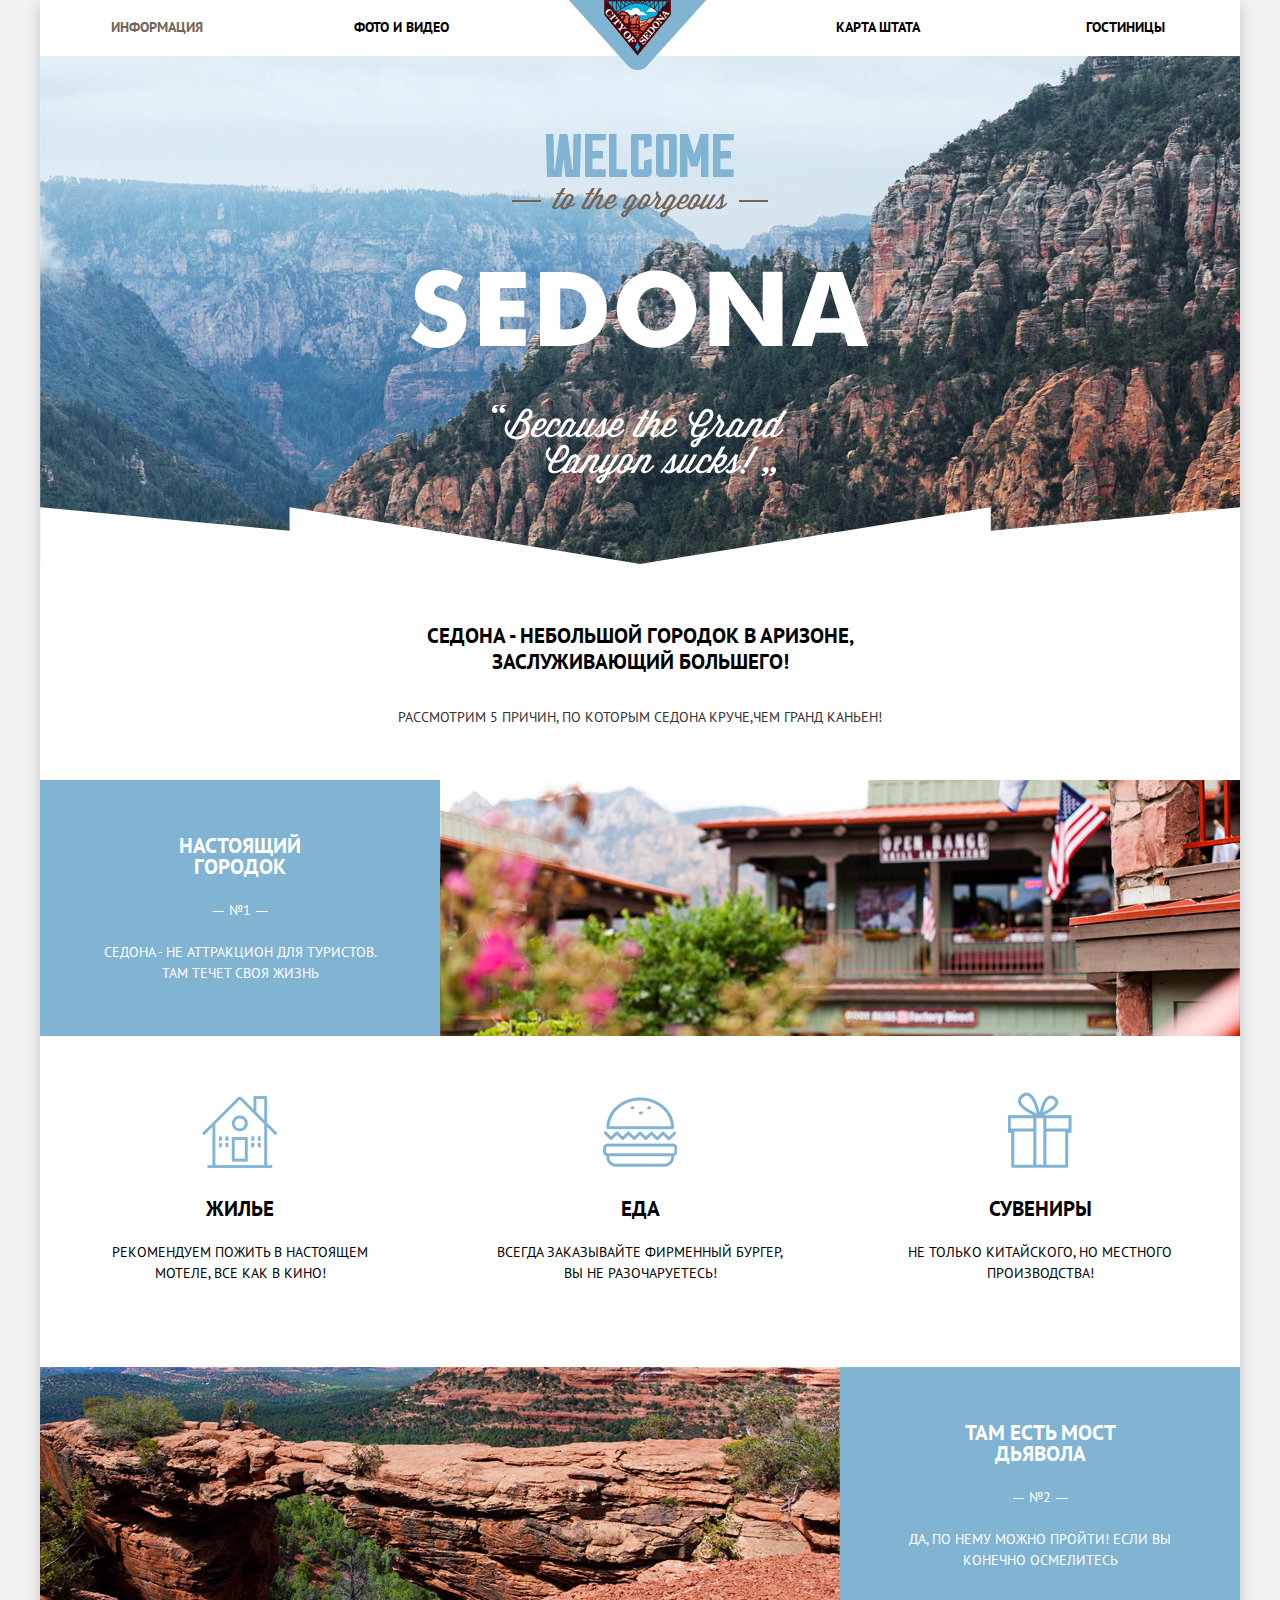
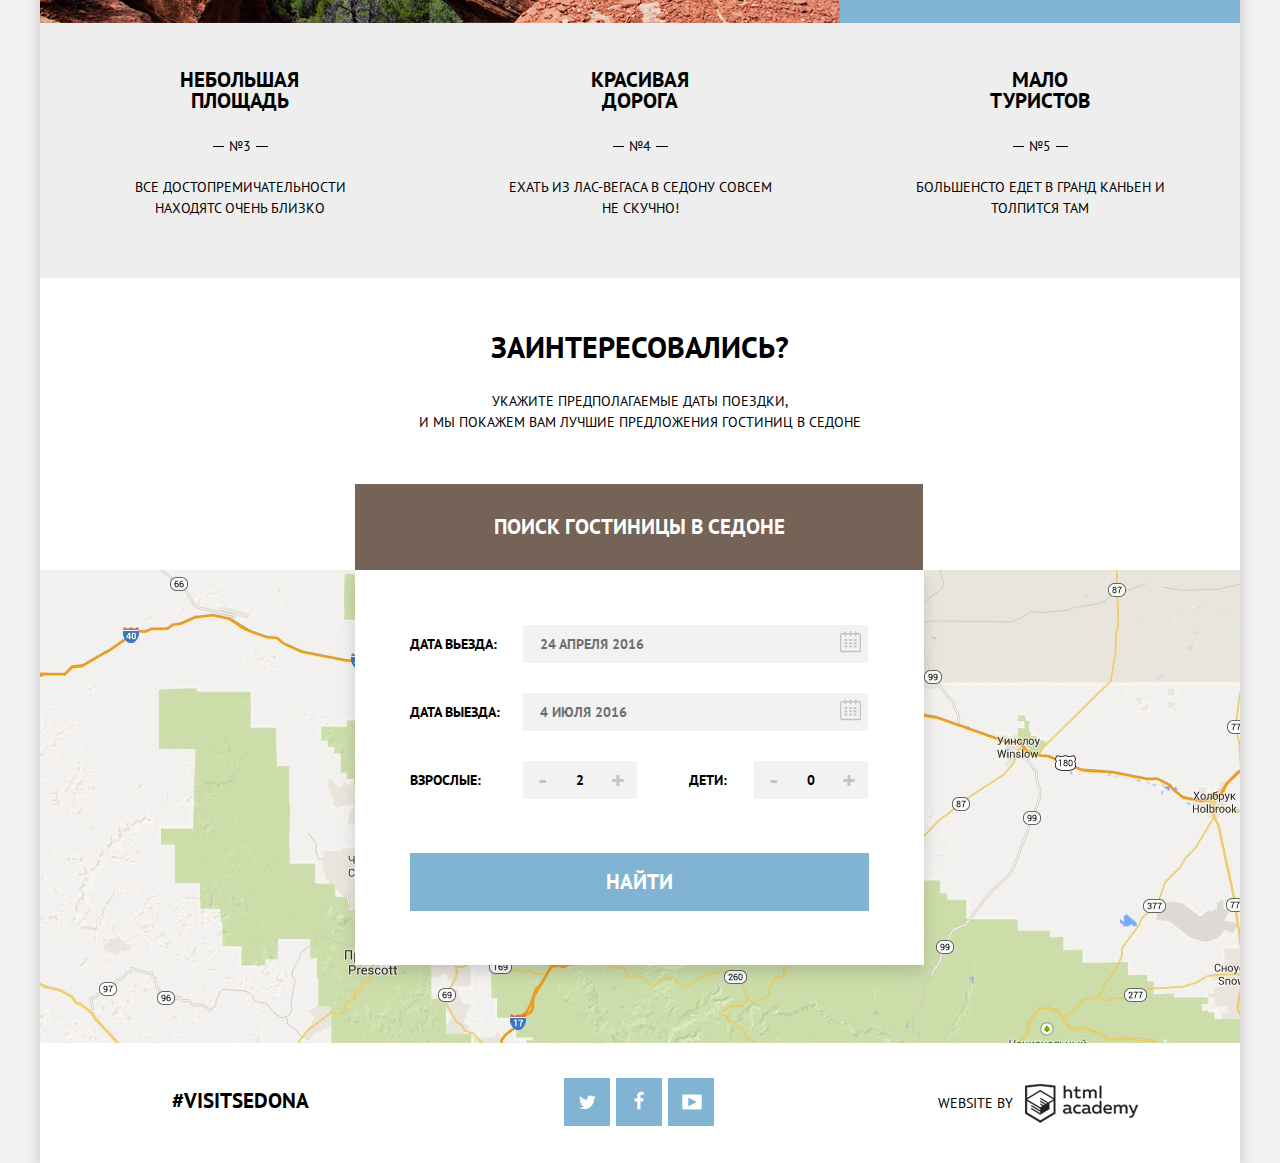
<file: index.html>
<!DOCTYPE html>
<html lang="ru">
    <head>
        <meta charset="utf-8">
        <link href='https://fonts.googleapis.com/css?family=PT+Sans:400,700&subset=latin,cyrillic' rel='stylesheet' type='text/css'>
        <link href="css/normalize.css" rel="stylesheet">
        <link href="css/style.min.css" rel="stylesheet">
        <title>Sedona</title>
    </head>
    <body>
        <div class="container">
            <header class="main-header">
                <nav class="main-navigation">
                    <ul class="top-menu">
                        <li><span class="active-menu">Информация</span></li>
                        <li><a href="#">Фото и Видео</a></li>
                        <li><a href="index.html" class="top-logo"><img  src="img/top-logo.png" width="138" height="70" alt="City of Sedona"></a></li>
                        <li><a href="#">Карта штата</a></li>
                        <li><a href="catalog.html">Гостиницы</a></li>
                    </ul>
                </nav>
            </header>
            <main>
                <div class="index-bg clearfix">
                    <div class="index-logo ">
                        <div class="logo-title">Welcome -- to the gorgeous --</div>
                        <h1 class="logo-name">Sedona</h1>
                        <div class="logo-description">"Because the Grand Canyon sucks!"</div>
                    </div>
                </div>
                <section class="features">
                    <div class="features-discription">
                        <h2>Седона - небольшой городок в Аризоне, заслуживающий большего!</h2>
                        <p>Рассмотрим 5 причин, по которым Седона круче,чем Гранд Каньен!</p>
                    </div>
                    <div class="clearfix">
                        <div class="reason-top">
                            <b class="reason-name">Настоящий городок</b>
                            <div class="reason-number">
                                <span>№1</span> 
                            </div>
                            <p>Седона - не аттракцион для туристов. Там течет своя жизнь</p>
                        </div> 
                        <div class="rlogo-top">
                            <img src="img/reason-one.jpg" width="800" height="256" alt="Седона - не аттракцион для туристов">
                        </div>
                    </div>
                    <div class="clearfix">
                        <div class="some-reason">
                            <h2 class="some-name">Жилье</h2>
                            <p>Рекомендуем пожить в настоящем мотеле, все как в кино!</p>
                        </div>
                        <div class="some-reason">
                            <h2 class="some-name">Еда</h2>
                            <p>Всегда заказывайте фирменный бургер, вы не разочаруетесь!</p>
                        </div>
                        <div class="some-reason">
                            <h2 class="some-name">Сувениры</h2>
                            <p>Не только Китайского, но местного производства!</p>
                        </div>
                    </div>
                    <div class="clearfix reason-bg">
                        <div class="reason-botom">
                            <b class="reason-name">Там есть мост дьявола</b>
                            <div class="reason-number">
                                <span>№2</span>
                            </div>
                            <p>Да, по нему можно пройти! Если вы конечно осмелитесь</p>
                        </div>
                        <div class="rlogo-botom">
                            <img src="img/reason-two.jpg" width="800" height="256" alt="Там есть мост дьявола">
                        </div>
                    </div>
                    <div class="clearfix">
                        <div class="last-reason">
                            <h2 class="last-name">Небольшая площадь</h2>
                            <div class="last-num">
                                <span>№3</span> 
                            </div> 
                            <p>Все достопремичательности находятс очень близко</p>
                        </div>
                        <div class="last-reason">
                            <h2 class="last-name">Красивая дорога</h2>
                            <div class="last-num">
                                <span>№4</span>  
                            </div> 
                            <p>Ехать из Лас-Вегаса в Седону совсем не скучно!</p>
                        </div>
                        <div class="last-reason">
                            <h2 class="last-name">Мало туристов</h2>
                            <div class="last-num">
                                <span>№5</span>   
                            </div>     
                            <p>Большенсто едет в Гранд Каньен и толпится там</p>
                        </div>
                    </div>
                </section>
                <div  class="search-title">
                    <h2>Заинтересовались?</h2>
                    <p>Укажите предполагаемые даты поездки,<br/> и мы покажем вам лучшие предложения гостиниц в Седоне</p>
                </div>  
                <div class="search-content">
                    <div class="search-box">                           
                    <div class="form-title toggle-button clearfix">
                        <h2>Поиск гостиницы в Седоне</h2>
                        </div>
                        <form class="appointment-form show-content" action="https://echo.htmlacademy.ru" method="get">
                            <fieldset title="Укажите дату вьезда" class="clearfix chose-date">
                                <label>Дата вьезда:</label>
                                <input type="text" name="date-in" placeholder="24 апреля 2016" required>
                            </fieldset>
                            <fieldset title="Укажите дату вьезда" class="clearfix chose-date">
                                <label>Дата выезда:</label>
                                <input type="text" name="date-out"  placeholder="4 июля 2016" required>
                            </fieldset>  
                            <fieldset class="cearfix man-child">
                                <fieldset class="man">
                                    <label for="man-in">Взрослые:</label>
                                    <input type="button" value="-" id="man-remove" name="man-remove">
                                    <input type="text" id="man-in" value="2">
                                    <input type="button" value="+" id="man-add" name="man-add">
                                </fieldset> 
                                <fieldset class="child">
                                    <label for="child-in">Дети:</label>
                                    <input type="button" value="-" id="child-remove" name="child-remove">
                                    <input type="text" id="child-in" value="0">
                                    <input type="button" value="+" id="child-add" name="child-add">
                                </fieldset>   
                            </fieldset>  
                            <input type="submit" name="button-search" value="Найти">
                        </form>
                    </div>
                    <div class="map">
                        <iframe src="https://www.google.com/maps/embed?pb=!1m18!1m12!1m3!1d4905.023266832994!2d-111.7660777577036!3d34.86350551655949!2m3!1f0!2f0!3f0!3m2!1i1024!2i768!4f13.1!3m3!1m2!1s0x0000000000000000%3A0x69de7181eb3a95fc!2sSedona+Motel!5e0!3m2!1sru!2sru!4v1462897541969" width="1200" height="473" style="border:0" allowfullscreen></iframe>
                    </div>
                </div>
            </main>
            <footer class="main-footer clearfix">
                <div class="footer-box">
                    <a  class="footer-contacts" href="#">#Visitsedona</a>
                    <div class="footer-social">
                        <a class="social-btn social-btn-tw" href="#">Твиттер</a>
                        <a class="social-btn social-btn-fb" href="#">Фейсбук</a>
                        <a class="social-btn social-btn-ytb" href="#">Ютьюб</a>
                    </div>
                    <p class="footer-copyright">Website by<cite><a href="#" class="domain"></a></cite></p>
                </div>
            </footer>
        </div>
        <script src="js/script.min.js"></script>
    </body>
</html>
</file>
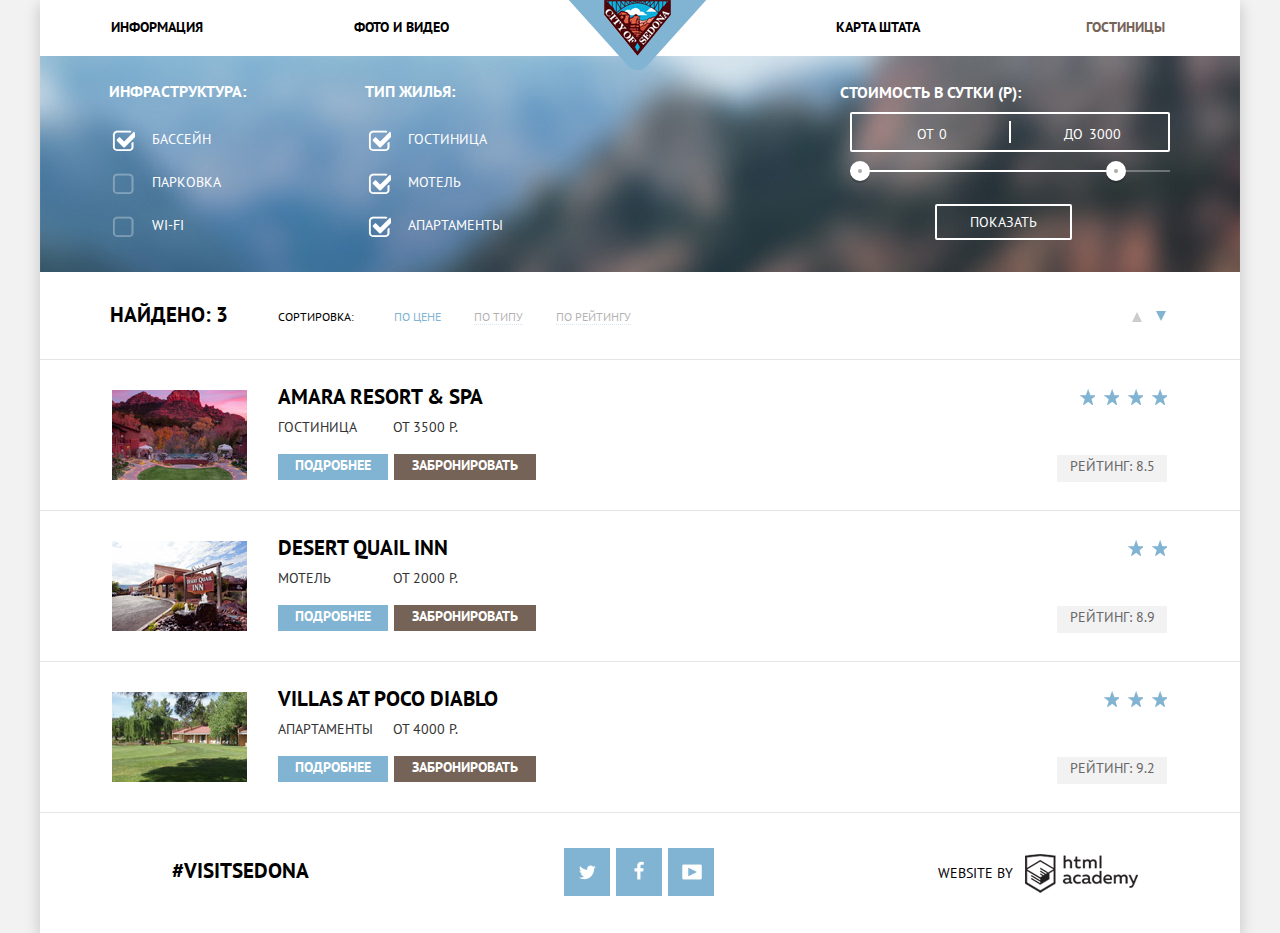
<file: catalog.html>
<!DOCTYPE html>
<html lang="ru">
    <head>
        <meta charset="utf-8">
        <link href='https://fonts.googleapis.com/css?family=PT+Sans:400,700&subset=latin,cyrillic' rel='stylesheet' type='text/css'>
        <link href="css/normalize.css" rel="stylesheet">
        <link href="css/style.min.css" rel="stylesheet">
        <title>Sedona-Гостиницы</title>
    </head>
    <body>
        <div class="container">
            <header class="main-header">
                <nav class="main-navigation">
                    <ul class="top-menu">
                        <li><a href="index.html">Информация</a></li>
                        <li><a href="#">Фото и Видео</a></li>
                        <li><a href="index.html" class="top-logo" ><img src="img/top-logo.png" width="138" height="70" alt="City of Sedona"></a></li>
                        <li><a href="#">Карта штата</a></li>
                        <li><span class="active-menu">Гостиницы</span></li>
                    </ul>
                </nav>
            </header>
            <main>
                <div class="catalog-bg clearfix">
                    <div class="search-form clearfix">
                        <form class="check-form" action="https://echo.htmlacademy.ru" method="post">
                            <fieldset title="Инфраструктура" class="point">
                                <legend>Инфраструктура:</legend>
                                <input type="checkbox" name="pool" id="pool" checked><label for="pool">Бассейн</label>
                                <input type="checkbox" name="park" id="park"><label for="park">Парковка</label>
                                <input type="checkbox" name="wifi" id="wifi"><label for="wifi">Wi-Fi</label>
                            </fieldset>
                            <fieldset title="Жилье" class="point">
                                <legend>Тип Жилья:</legend>
                                <input type="checkbox" name="hotel" id="hotel" checked><label for="hotel">Гостиница</label>
                                <input type="checkbox" name="motel" id="motel" checked><label for="motel">Мотель</label>
                                <input type="checkbox" name="apartment" id="apartment" checked><label for="apartment">Апартаменты</label>
                            </fieldset>
                            <fieldset title="Расчет стоимости" class="day-cost clearfix">
                                <div class="filter-range">
                                    <div class="filter-range-title">Стоимость в сутки (р):</div>
                                    <div class="price-controls">
                                        <label class="min-price">от <input type="text" name="min-price" value="0"></label>
                                        <label class="max-price">до <input type="text" name="max-price" value="3000"></label>
                                    </div>
                                    <div class="range-controls">
                                        <div class="scale">
                                            <div class="bar"></div>
                                        </div>
                                        <div class="range-toggle range-toggle-min"></div>
                                        <div class="range-toggle range-toggle-max"></div>
                                    </div>
                                    <button class="btn-transparent" type="submit">Показать</button>
                                </div>
                            </fieldset> 
                        </form>
                    </div>
                </div>
                <div class="found clearfix">
                    <div class="found-sum">
                        <span>Найдено: 3</span>
                    </div>
                    <div class="found-sort">
                        <ul>
                            <li><span class="found-title">Сортировка:</span></li>
                            <li><a href="#" class="active" id="by-cost">По цене</a></li>
                            <li><a href="#" id="by-type">По типу</a></li>
                            <li><a href="#" id="by-raiting">По рейтингу</a></li>  
                        </ul>  
                    </div>
                    <div class="sort-btn">
                        <a href="#" class="sort-up"></a>
                        <a href="#" class="sort-down active"></a>
                    </div>
                </div>
                <div class="show-result clearfix">
                    <div class="result-found clearfix">
                        <div class="mini-image">
                            <img src="img/amara-img.jpg" width="135" height="90" alt="Amara Resort &amp; Spa">
                        </div>
                        <div class="result-title">
                            <a href="#" class="title"> Amara Resort &amp; Spa</a>
                            <div class="typen-cost clearfix">
                                <div class="type" >Гостиница</div>
                                <div class="total-from">От 3500 Р.</div>
                            </div>
                            <div class="more-block">
                                <a class="info" href="#"><span>Подробнее</span></a>
                                <a class="book-room" href="#"><span>Забронировать</span></a>
                            </div> 
                        </div>
                        <div class="count-block clearfix">
                            <div class="star-count">
                                <span class="star"></span>
                                <span class="star"></span>
                                <span class="star"></span>
                                <span class="star"></span>
                            </div>
                            <div class="number-raiting">Рейтинг: 8.5</div>
                        </div> 
                    </div>
                </div>
                <div class="show-result clearfix">
                    <div class="result-found clearfix">
                        <div class="mini-image">
                            <img src="img/desert-img.jpg" width="135" height="90" alt="Desert Quail Inn">
                        </div>
                        <div class="result-title">
                            <a href="#" class="title">Desert Quail Inn</a>
                            <div class="typen-cost clearfix">
                                <div class="type" >Мотель</div>
                                <div class="total-from">От 2000 Р.</div>
                            </div >
                            <div class="more-block">
                                <a class="info" href="#"><span>Подробнее</span></a>
                                <a class="book-room" href="#"><span>Забронировать</span></a>
                            </div > 
                        </div>
                        <div class="count-block clearfix">
                            <div class="star-count">
                                <span class="star"></span>
                                <span class="star"></span>
                            </div>
                            <div class="number-raiting">Рейтинг: 8.9</div>
                        </div> 
                    </div>
                </div>
                <div class="show-result clearfix">
                    <div class="result-found clearfix">
                        <div class="mini-image">
                            <img src="img/villas-img.jpg" width="135" height="90" alt="Villas at Poco Diablo">
                        </div>
                        <div class="result-title">
                            <a href="#" class="title">Villas at Poco Diablo</a>  
                            <div class="typen-cost clearfix">
                                <div class="type" >Апартаменты</div>
                                <div class="total-from">От 4000 Р.</div>
                            </div>
                            <div class="more-block">
                                <a class="info" href="#"><span>Подробнее</span></a>
                                <a class="book-room" href="#"><span>Забронировать</span></a>
                            </div>  
                        </div>
                        <div class="count-block clearfix">
                            <div class="star-count">
                                <span class="star"></span>
                                <span class="star"></span>
                                <span class="star"></span>  
                            </div>
                            <div class="number-raiting">Рейтинг: 9.2</div>
                        </div> 
                    </div>
                </div>
            </main>
            <footer class="main-footer clearfix">
                <div class="footer-box">
                    <a  class="footer-contacts" href="#">#Visitsedona</a>
                    <div class="footer-social">
                        <a class="social-btn social-btn-tw" href="#">Твиттер</a>
                        <a class="social-btn social-btn-fb" href="#">Фейсбук</a>
                        <a class="social-btn social-btn-ytb" href="#">Ютьюб</a>
                    </div>
                    <p class="footer-copyright">Website by<cite><a href="#" class="domain"></a></cite></p>
                </div>
            </footer>
        </div> 
    </body>
</html>
</file>
<file: css/style.min.css>
﻿body,html{min-width:1280px;margin:0;padding:0;background:#f2f2f2;font-family:"PT Sans","Arial",sans-serif;font-size:14px;line-height:21px;text-transform:uppercase}.index-bg{background:#fff url(../img/main-bg.jpg) no-repeat 50% 1px}.catalog-bg{background:#fff url(../img/catalog-tbg.jpg) no-repeat 50% 1px}.clearfix::after{content:"";display:table;clear:both}.container{max-width:1200px;margin:0 auto;background:#fff;box-shadow:0 5px 15px 0 rgba(0,0,0,.2)}.main-header{min-height:55px;color:#000;background:#fff}.top-menu{list-style:none;height:55px;font-size:0;background:#fff;padding:0;margin:0}.top-menu li{display:inline-block;font:700 14px/3.93 "PT Sans","Arial",sans-serif;text-align:center;vertical-align:top;white-space:nowrap}.top-menu li:first-child{margin-left:71px;margin-right:151px}.top-menu li:nth-child(2){margin-right:120px}.top-menu li:nth-child(3){margin-right:129px}.top-menu li:last-child{margin-left:166px;margin-right:0}.top-menu a{position:relative;color:#000;text-decoration:none}.top-menu a:hover{color:#81b3d2}.top-menu a.top-logo:active{opacity:1}.top-menu .active-menu{font-size:14px;line-height:26px;font-weight:700;color:#766357}.top-menu .active-menu:hover{color:#604e43}.main-navigation .active-menu:active,.top-menu a:active{color:#766357;opacity:.3}.top-menu img{position:relative;z-index:1000}.index-logo{position:relative;width:458px;min-height:352px;margin-right:auto;margin-left:auto;padding-top:79px;margin-bottom:111px;font-size:0}.logo-description,.logo-name,.logo-title{background:url(../img/main-sprite.png) no-repeat 50% 1px}.logo-title{width:256px;height:86px;margin:0 auto 50px;background-position:-443px -2px}.logo-name{width:458px;height:82px;margin:0 auto 53px;background-position:-342px -138px}.logo-description{width:300px;height:90px;margin:0 auto 56px;background-position:-421px -273px}.features{margin:0;padding:0;background:#fff}.features-discription{width:575px;margin-right:auto;margin-left:auto;margin-bottom:50px}.features-discription h2{font-size:21px;line-height:26px;font-weight:700;text-align:center}.features-discription p{padding-top:11px;font-size:14px;line-height:26px;color:#333;text-align:center}.reason-top{float:left;width:400px;min-height:256px;text-align:center;background:#81b3d2;color:#fff}.reason-name{position:relative;display:block;padding-bottom:10px;margin-top:55px;padding-left:110px;padding-right:110px}.reason-botom p,.reason-top p{padding:7px 50px}.reason-number{padding-top:13px;width:55px;margin:0 auto;position:relative}.reason-number::before{content:"";position:absolute;display:block;height:1px;width:100%;background:#fff;top:24px}.reason-number span{padding:0 5px;background:#81b3d2;position:relative}.rlogo-top{float:right}.rlogo-botom{float:left}.some-reason{float:left;width:290px;min-height:165px;text-align:center;padding-top:139px}.some-reason:nth-child(1),.some-reason:nth-child(2){background:url(../img/main-sprite.png) no-repeat;background-position:162px 54px;padding-left:55px}.some-reason:nth-child(2){background-position:212px -500px;padding-left:110px}.some-reason:last-child{margin-right:0;background:url(../img/main-sprite.png) no-repeat;background-position:217px -226px;padding-left:110px}.some-reason p{padding-top:5px}.reason-name{font-size:21px;line-height:21px;font-weight:700}.last-reason,.reason-botom{width:400px;text-align:center}.reason-botom{height:256px;background:#81b3d2;color:#fff;float:right}.last-reason{float:left;min-height:226px;padding-top:23px;background:#eee}.last-reason p{padding-top:6px;margin-left:65px;margin-right:65px}.last-name{font-size:21px;line-height:21px;font-weight:700;padding-left:134px;padding-right:135px;padding-bottom:7px}.last-reason:last-child{margin-right:0}.last-num::before{content:"";position:absolute;display:block;height:1px;width:100%;background:#000;top:10px}.last-num{width:55px;margin:0 auto;position:relative}.last-num span{padding:0 5px;background:#eee;position:relative}.reason-bg{background:#eee;margin-top:21px}.search-title{padding-top:32px;text-align:center;padding-bottom:20px}.search-title h2{font-size:30px;line-height:24px;font-weight:700;padding-bottom:7px}.search-box,.search-content{position:relative}.search-box{width:576px;margin-left:315px;margin-right:auto;font-size:14px;line-height:24px;text-align:center;z-index:100}.map{height:473px;width:1200px;background:#fff url(../img/botom-bg.jpg) no-repeat 50%;background-position:0 -1px;z-index:0}.appointment-form{position:absolute;display:none;width:514px;min-height:340px;padding-top:55px;padding-left:55px;background:#fff;font-family:"PT Sans","Arial",sans-serif;font-size:14px;line-height:26px;font-weight:700;text-align:center;margin-bottom:80px;box-shadow:0 7px 15px 0 rgba(0,0,0,.15)}.appointment-form fieldset{padding:0;border:0;margin:0 0 8px;position:relative}.appointment-form input,.appointment-form label{display:block;outline:0;float:left;font:700 14px/1.5 "PT Sans","Arial",sans-serif;color:#000;text-transform:uppercase;cursor:pointer}.appointment-form input{margin:0;padding:0}.appointment-form label,.appointment-form legend{margin:0;padding:0;border:0}.appointment-form label{width:113px;height:38px;line-height:38px;text-align:justify}.appointment-form input{height:34px;background:#f2f2f2;border:2px solid #f2f2f2;line-height:34px}.appointment-form input:hover{background:#ebebeb;border-color:#ebebeb}.appointment-form [type=text]:focus{background:0 0;border-color:#e5e5e5}.chose-date input{width:296px;padding:0 30px 0 15px}.chose-date::after{position:relative;width:21px;height:22px;margin:-11px 0 0;background:url(../img/main-sprite.png) no-repeat -749px -685px;right:-430px;top:-32px;cursor:pointer;opacity:1}.chose-date:hover::after{background-position:-749px -724px}.chose-date:active::after{background-position:-749px -762px}.appointment-form input::-webkit-input-placeholder{color:#000}.appointment-form input:-moz-placeholder,.appointment-form input::-moz-placeholder{color:#000}.appointment-form input:-ms-input-placeholder{color:#000}.child input,.man input{width:34px;padding:0;text-align:center}.child label{width:65px;margin:0 0 0 52px}.appointment-form .man{float:left;width:227px;margin:0}.appointment-form .child{float:left;margin:0;width:231px}.appointment-form [type=button]{width:38px;height:38px;font-size:26px;color:#000;color:rgba(0,0,0,.2);cursor:pointer}.appointment-form [type=button]:hover{color:#000}.appointment-form [type=button]:active{color:#81b3d2}.appointment-form .man-child{margin:0 0 54px}.appointment-form [type=submit]{display:block;width:459px;height:58px;float:none;background:#81b3d2;border:none;color:#fff;font-size:21px;line-height:58px;cursor:pointer}.appointment-form [type=submit]:hover{background:#669ec0;color:#fff}.appointment-form [type=submit]:active{background:#5496bd;color:#fff;color:rgba(255,255,255,.3)}.show-content{display:block;animation:scale-form .6s}@keyframes scale-form{0%{transform:scale(0)}to{transform:scale(1)}}.form-title{width:568px;height:86px;background:#766357;color:#000;cursor:pointer}.form-title h2{font-family:"PT Sans","Arial",sans-serif;font-size:21px;line-height:26px;font-weight:700;color:#fff;padding-top:30px}.toggle-button:hover{background:#604e43}.toggle-button:active{background:#503e33}.form-title h2:active{color:#fff;color:rgba(255,255,255,.3)}.main-footer{position:relative;margin:0;padding:0}.footer-box{min-height:120px;background:#fff;padding:0;margin:0}.footer-contacts{float:left;width:240px;padding-left:80px;padding-top:47px;text-align:center;text-decoration:none;font-size:21px;line-height:auto;font-weight:700;color:#000}.footer-contacts:hover{color:#81b3d2}.footer-contacts:active{color:#766357;opacity:.3}.footer-social{float:left;width:400px;padding-left:79px;padding-top:35px;text-align:center}.social-btn{display:inline-block;width:46px;height:48px;margin:0 1px;font-size:0;vertical-align:top;text-decoration:none;background:#81b3d2 url(../img/main-sprite.png) no-repeat center}.social-btn:hover{background-color:#669ec0}.social-btn:active{background-color:#5496bd}.social-btn-tw,.social-btn-tw:hover{background-position:-311px -749px}.social-btn-fb,.social-btn-fb:hover{background-position:-364px -749px}.social-btn-ytb,.social-btn-ytb:hover{background-position:-415px -749px}.social-btn-tw:active{background-position:-311px -749px}.social-btn-fb:active{background-position:-364px -749px}.social-btn-ytb:active{background-position:-415px -749px}.footer-copyright{float:right;width:240px;padding-right:75px;padding-top:27px;font-size:14px;line-height:26px;text-align:center}.footer-copyright .domain{display:inline-block;width:115px;height:41px;margin:0 12px;background:#fff url(../img/main-sprite.png) no-repeat center;vertical-align:middle;background-position:-326px -444px}.domain:hover{background-position:-326px -492px}.domain:active{background-position:-326px -539px}.search-form{height:217px;margin:0;padding:0}.point{float:left;border:0;width:150px;line-height:35px;margin-left:60px;margin-top:26px;margin-right:29px}.point label,.point legend{font-family:"PT Sans","Arial",sans-serif;line-height:21px;color:#fff}.point legend{font-weight:700;font-size:16px}.point label::before{content:"";position:absolute;display:block;width:23px;height:22px;background:url(../img/main-sprite.png) no-repeat -650px -760px;border-radius:5px;opacity:.3;left:0}.point input{display:none}.point label{display:block;margin:22px 3px 0;padding:0 0 0 40px;position:relative;cursor:pointer;font-size:14px}.point label:hover::before{opacity:.6}.point label:active::before{opacity:1}.point input:checked+label::before{background:url(../img/main-sprite.png) no-repeat -686px -760px;opacity:1}.point input:checked+label:hover::before{opacity:.6}.point input:checked+label:active::before{opacity:.3}.day-cost{float:right;width:320px;border:0;margin-right:70px;padding:0}.day-cost legend{font-family:"PT Sans","Arial",sans-serif;font-size:16px;line-height:auto;font-weight:700;color:#fff}.filter-range{margin:27px auto;color:#fff;text-transform:uppercase}.filter-range-title{margin-bottom:9px;font-weight:600;font-size:16px;line-height:21px;margin-left:-10px}.price-controls{position:relative;height:36px;margin-bottom:18px;font-size:0;border:2px solid #fff;border-radius:2px}.price-controls::after{content:"";position:absolute;top:50%;left:50%;width:2px;height:22px;background:#fff;transform:translate(-50%,-50%)}.price-controls label{display:inline-block;font-size:14px;line-height:38px;vertical-align:top;cursor:pointer}.price-controls .min-price{width:90px;padding-left:65px}.price-controls .max-price{width:90px;padding-left:57px}.price-controls input{width:50px;margin:0;color:inherit;font:inherit;background:0 0;border:none;outline:none}.range-controls{position:relative;margin-bottom:32px}.range-controls .scale{height:2px;background:rgba(255,255,255,.3)}.range-controls .bar{width:80%;height:2px;background:#fff}.range-toggle{position:absolute;top:-9px;width:4px;height:4px;background:#ababab;border:8px solid #fff;border-radius:50%;box-shadow:0 2px 1px 0 rgba(0,1,1,.2);cursor:pointer}.range-toggle:hover{background:#1c4f80}.range-toggle-min{left:0}.range-toggle-max{left:80%}.btn-transparent{display:block;margin-left:85px;padding:6px 33px;font-size:14px;line-height:20px;color:#fff;text-transform:uppercase;background:0 0;border:2px solid #fff;border-radius:2px;outline:none;cursor:pointer}.btn-transparent:hover{color:#000;background:#fff}.found{min-height:87px;background:#fff;border-bottom:#e5e5e5 solid 1px}.found-sum{float:left;margin-left:70px;padding-top:30px}.found-sum span{font-size:21px;line-height:26px;font-weight:700}.found-sort{width:500px;float:left;margin-left:10px;margin-top:20px}.found-title{font-size:12px;line-height:18px}.title{font-size:21px;line-height:26px;font-weight:700;color:#000;text-decoration:none}.title:hover{color:#81b3d2}.title:active{opacity:.3}.found-sort li{display:inline-block;vertical-align:top;list-style:none}.found-sort a{font-size:12px;line-height:18px;margin-right:24px;text-decoration:none;color:#000;opacity:.3;border-bottom:#81b3d2 dotted 1px}.found-sort li:first-child{margin-right:36px}.found-sort li:nth-child(2),.found-sort li:nth-child(3){margin-right:5px}.found-sort .active{border:none}.found-sort .active,.found-sort a:hover{color:#81b3d2;opacity:1}.found-sort a:active{color:#000;opacity:1;border:0}.sort-btn{float:right;padding-right:70px;padding-top:38px;height:16px;font-size:0;text-align:right}.sort-btn a{width:0;height:0;border-style:solid;margin-right:0;margin-left:14px}.sort-btn .sort-down,.sort-btn .sort-up{position:relative;top:1px;left:-4px;border-width:10px 5px 0;border-color:#ccc transparent transparent transparent}.sort-btn .sort-up{top:-8px;border-width:0 5px 10px;border-color:transparent transparent #ccc transparent}.sort-btn .sort-down:hover{border-top-color:#000}.sort-btn .sort-up:hover{border-bottom-color:#000}.sort-btn .sort-down:active,.sort-down.active,.sort-down.active:hover{border-top-color:#81b3d2}.sort-btn .sort-up:active,.sort-up.active,.ssort-up.active:hover{border-bottom-color:#81b3d2}.mini-image{float:left;padding-left:72px;padding-top:30px}.show-result{min-height:150px;background:#fff;border-bottom:#e5e5e5 solid 1px}.result-found{margin-bottom:20px}.result-title{float:left;width:325px;margin-left:31px;margin-top:24px;min-height:90px}.info{display:inline-block;width:110px;height:26px;margin-right:2px;text-align:center;vertical-align:top;text-decoration:none;background:#81b3d2}.info:hover{background:#669ec0}.info:active{background:#5496bd;color:#fff;color:rgba(255,255,255,.3)}.book-room{display:inline-block;width:142px;height:26px;text-align:center;text-decoration:none;vertical-align:top;background:#766357}.book-room:hover{background:#604e43}.book-room:active{background:#503e33;color:#fff;color:rgba(255,255,255,.3)}.more-block a{font-size:14px;line-height:22px;font-weight:700;color:#fff}.typen-cost{margin-right:0;margin-top:7px}.type{float:left;width:110px}.total-from{float:left;margin-left:10px}.total-from,.type{font-family:"PT Sans","Arial",sans-serif;font-size:14px;line-height:21px;color:#333;margin-right:-5px}.more-block{margin-top:16px}.count-block{float:right;margin-right:73px;margin-top:29px}.star-count{height:16px;font-size:0;text-align:right}.star{display:inline-block;vertical-align:top;height:16px;width:16px;margin:0 0 0 8px;background:#fff url(../img/main-sprite.png) no-repeat -752px -546px}.number-raiting{width:110px;height:27px;margin-top:50px;text-align:center;background:#f2f2f2;font-family:"PT Sans","Arial",sans-serif;font-size:14px;line-height:22px;color:#666}.outline,.title{margin-bottom:5px}.outline{padding:5px;border:3px solid #000;background:rgba(255,255,0,.2)}
</file>
